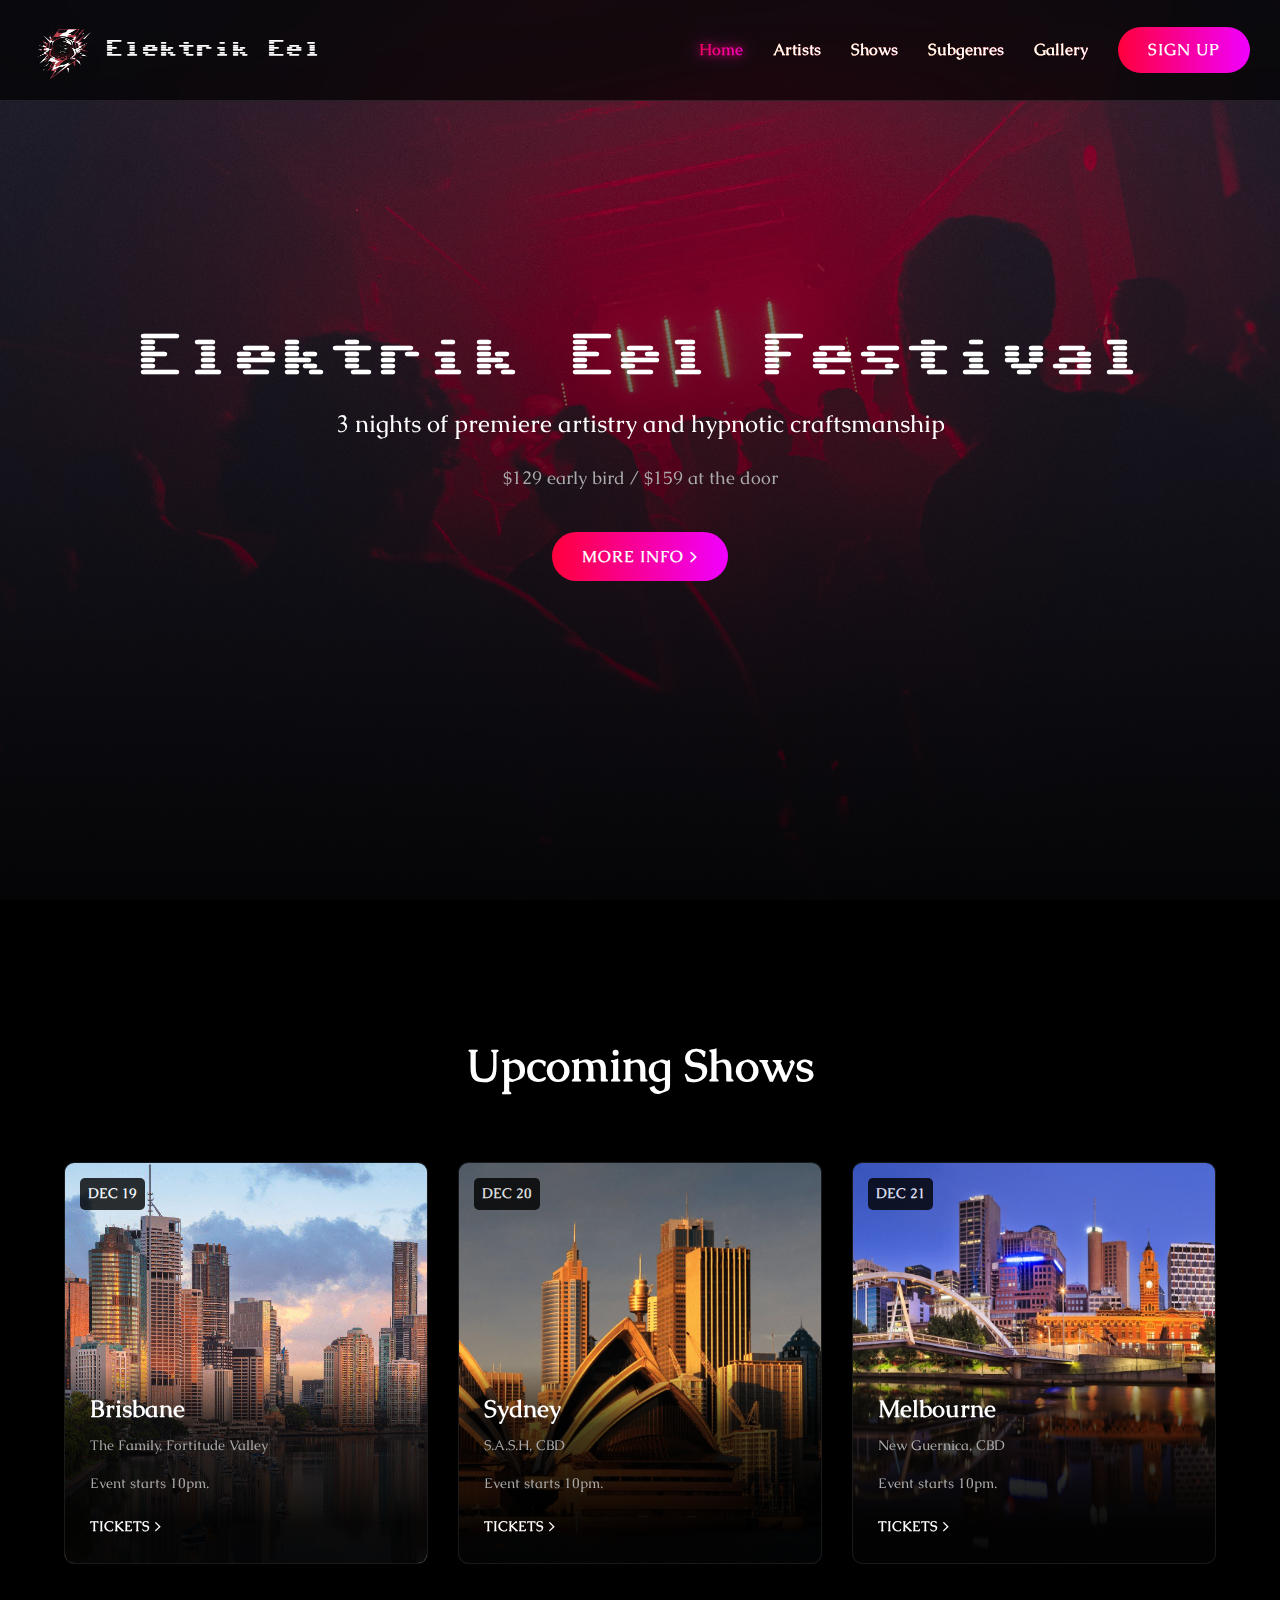
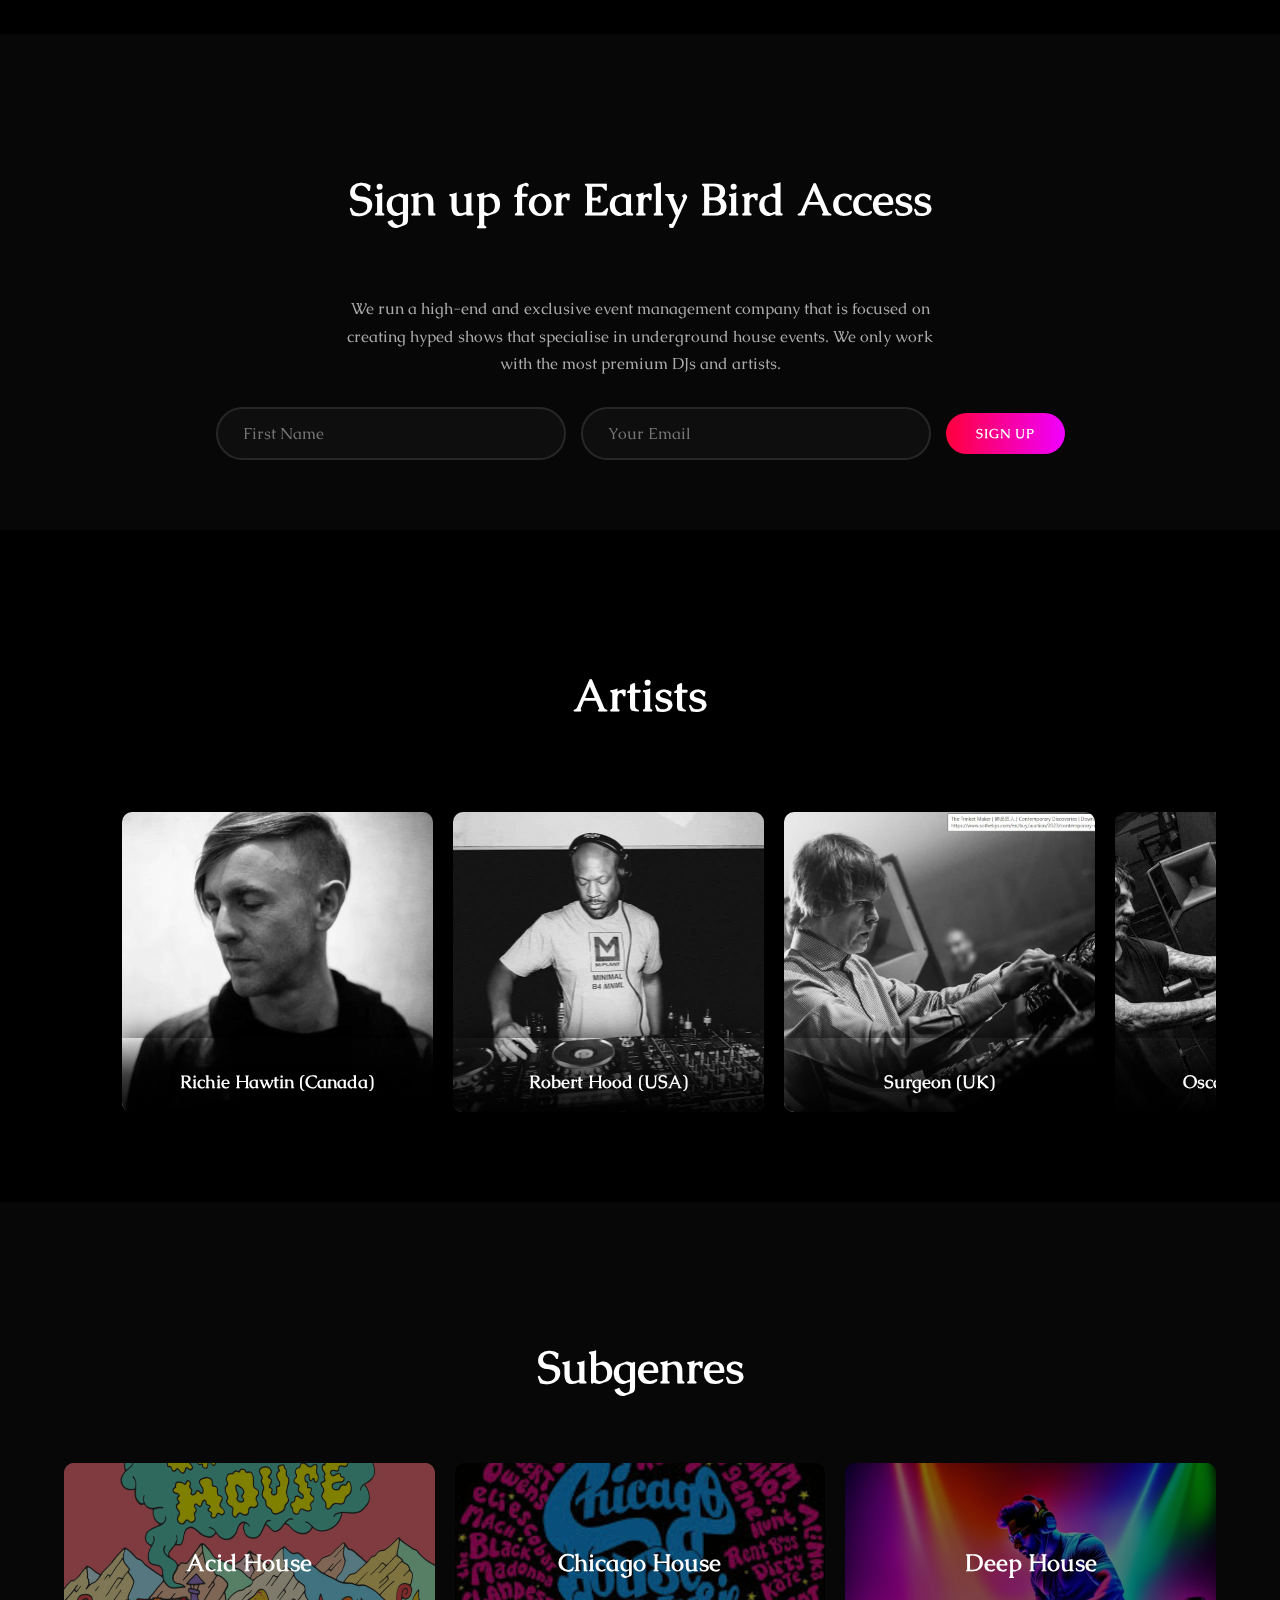
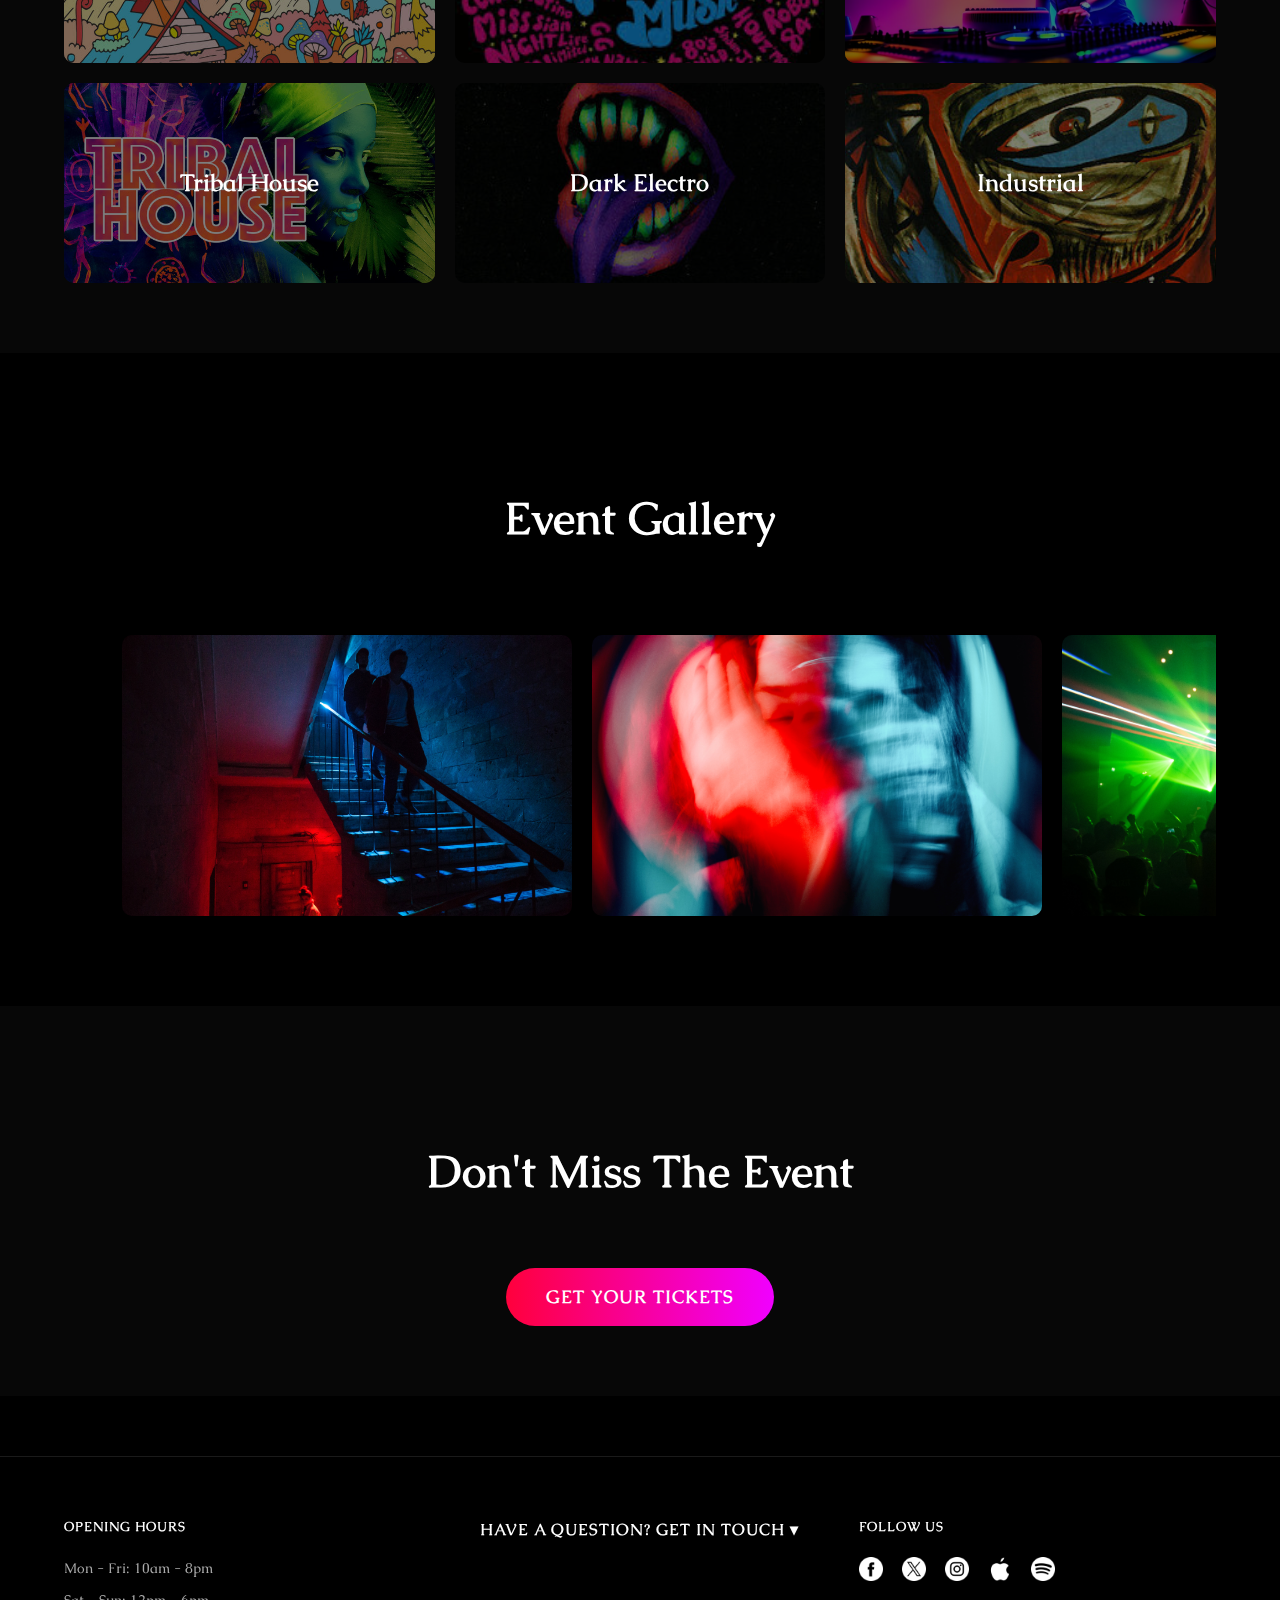
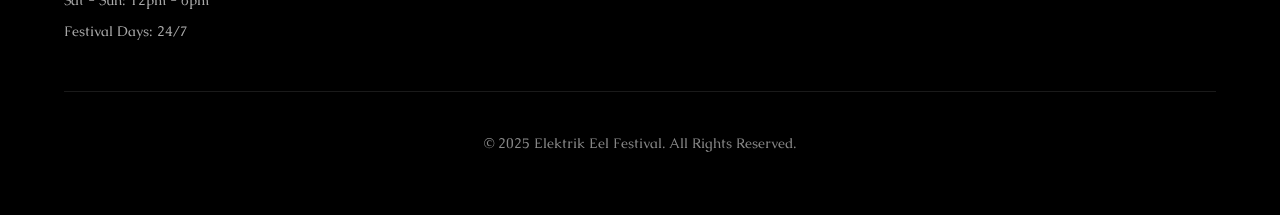
<file: index.html>
<!DOCTYPE html>
<html lang="en">

<head>
    <meta charset="UTF-8">
    <meta name="viewport" content="width=device-width, initial-scale=1.0">
    <title>Home - Elektrik Eel Festival</title>

    <link rel="icon" type="image/png" href="hero_image/weblogo.png">

    <link rel="preconnect" href="https://fonts.googleapis.com">
    <link rel="preconnect" href="https://fonts.gstatic.com" crossorigin>
    <link
        href="https://fonts.googleapis.com/css2?family=Caudex:ital,wght@0,400;0,700;1,400;1,700&family=Cormorant:ital,wght@0,300..700;1,300..700&family=Libertinus+Keyboard&family=Sixtyfour&display=swap"
        rel="stylesheet">

    <link rel="stylesheet" href="style.css">
</head>

<body>

    <header class="main-header">
        <div class="header-container">
            <div class="logo">
                <a href="index.html">
                    <img src="hero_image/weblogo.png" alt="Elektrik Eel Logo" class="header-logo">
                    Elektrik Eel
                </a>
            </div>

            <div class="header-right">
                <nav class="main-nav">
                    <a href="index.html" class="active">Home</a> <a href="artists.html">Artists</a>
                    <a href="#shows">Shows</a>
                    <a href="#genres">Subgenres</a>
                    <a href="#gallery">Gallery</a>
                </nav>
                <a href="#signup" class="btn btn-nav">Sign Up</a>
            </div>

            <div class="hamburger-menu">
                <span></span>
                <span></span>
                <span></span>
            </div>
        </div>
    </header>

    <main>

        <section id="hero" style="background-image: url('hero_image/hero_home.jpg');">
            <div class="hero-overlay">
                <div class="hero-content">
                    <h1 class="animate-init animate-fade-in-down">Elektrik Eel Festival</h1>
                    <p class="tagline animate-init animate-fade-in-up" style="animation-delay: 0.3s;">
                        3 nights of premiere artistry and hypnotic craftsmanship
                    </p>
                    <p class="ticket-info animate-init animate-fade-in-up" style="animation-delay: 0.5s;">
                        $129 early bird / $159 at the door
                    </p>
                    <a href="#shows" class="btn btn-outline btn-rounded animate-init animate-fade-in-up"
                        style="animation-delay: 0.7s;">
                        More Info &gt;
                    </a>
                </div>
            </div>
        </section>

        <section id="shows" class="content-section">
            <div class="section-container">
                <h2 class="animate-init animate-fade-in-up">Upcoming Shows</h2>
                <div class="show-grid">
                    <div class="show-card animate-init animate-fade-in-up">
                        <div class="card-image" style="background-image: url('shows/brisbane.jpg');">
                            <div class="date-tag">DEC <span>19</span></div>
                            <div class="card-content">
                                <h3>Brisbane</h3>
                                <p class="location">The Family, Fortitude Valley</p>
                                <p class="description">Event starts 10pm.</p>
                                <div class="card-links"><a href="#signup">TICKETS &gt;</a></div>
                            </div>
                        </div>
                    </div>
                    <div class="show-card animate-init animate-fade-in-up" style="animation-delay: 0.2s;">
                        <div class="card-image" style="background-image: url('shows/sydney.jpg');">
                            <div class="date-tag">DEC <span>20</span></div>
                            <div class="card-content">
                                <h3>Sydney</h3>
                                <p class="location">S.A.S.H, CBD</p>
                                <p class="description">Event starts 10pm.</p>
                                <div class="card-links"><a href="#signup">TICKETS &gt;</a></div>
                            </div>
                        </div>
                    </div>
                    <div class="show-card animate-init animate-fade-in-up" style="animation-delay: 0.4s;">
                        <div class="card-image" style="background-image: url('shows/melbourne.jpg');">
                            <div class="date-tag">DEC <span>21</span></div>
                            <div class="card-content">
                                <h3>Melbourne</h3>
                                <p class="location">New Guernica, CBD</p>
                                <p class="description">Event starts 10pm.</p>
                                <div class="card-links"><a href="#signup">TICKETS &gt;</a></div>
                            </div>
                        </div>
                    </div>
                </div>
            </div>
        </section>

        <section id="signup" class="content-section dark-bg">
            <div class="section-container">
                <h2 class="animate-init animate-fade-in-up">Sign up for Early Bird Access</h2>
                <p class="signup-description animate-init animate-fade-in-up" style="animation-delay: 0.2s;">
                    We run a high-end and exclusive event management company that is focused on creating
                    hyped shows that specialise in underground house events. We only work with the most
                    premium DJs and artists.
                </p>
                <form action="#" class="signup-form animate-init animate-fade-in-up" style="animation-delay: 0.4s;">
                    <input type="text" placeholder="First Name" required>
                    <input type="email" placeholder="Your Email" required>
                    <button type="submit" class="btn btn-primary btn-rounded">Sign Up</button>
                </form>
            </div>
        </section>

        <section id="artists" class="content-section">
            <div class="section-container">
                <h2 class="animate-init animate-fade-in-up">Artists</h2>
                <div class="image-grid animate-init animate-fade-in-up">
                    <div class="image-card" style="background-image: url('artists/Richie_Hawtin.jpg');">
                        <h4>Richie Hawtin (Canada)</h4>
                    </div>
                    <div class="image-card" style="background-image: url('artists/Robert_Hood.jpg');">
                        <h4>Robert Hood (USA)</h4>
                    </div>
                    <div class="image-card" style="background-image: url('artists/Surgeon.jpg');">
                        <h4>Surgeon (UK)</h4>
                    </div>
                    <div class="image-card" style="background-image: url('artists/Oscar_Mulero.jpg');">
                        <h4>Oscar Mulero (Spain)</h4>
                    </div>
                    <div class="image-card" style="background-image: url('artists/Robah_Whrume.jpg');">
                        <h4>Robah Whrume (Germany)</h4>
                    </div>
                </div>
            </div>
        </section>

        <section id="genres" class="content-section dark-bg">
            <div class="section-container">
                <h2 class="animate-init animate-fade-in-up">Subgenres</h2>
                <div class="genre-grid">
                    <div class="genre-card animate-init animate-fade-in-up"
                        style="background-image: url('genres/acid_house.jpg');">
                        <h4>Acid House</h4>
                    </div>
                    <div class="genre-card animate-init animate-fade-in-up"
                        style="animation-delay: 0.1s; background-image: url('genres/chicago_house.jpg');">
                        <h4>Chicago House</h4>
                    </div>
                    <div class="genre-card animate-init animate-fade-in-up"
                        style="animation-delay: 0.2s; background-image: url('genres/deep_house.jpg');">
                        <h4>Deep House</h4>
                    </div>
                    <div class="genre-card animate-init animate-fade-in-up"
                        style="animation-delay: 0.3s; background-image: url('genres/tribal_house.jpg');">
                        <h4>Tribal House</h4>
                    </div>
                    <div class="genre-card animate-init animate-fade-in-up"
                        style="animation-delay: 0.4s; background-image: url('genres/dark_electro.jpg');">
                        <h4>Dark Electro</h4>
                    </div>
                    <div class="genre-card animate-init animate-fade-in-up"
                        style="animation-delay: 0.5s; background-image: url('genres/industrial.jpg');">
                        <h4>Industrial</h4>
                    </div>
                </div>
            </div>
        </section>

        <section id="gallery" class="content-section">
            <div class="section-container">
                <h2 class="animate-init animate-fade-in-up">Event Gallery</h2>
                <div class="image-grid animate-init animate-fade-in-up">
                    <div class="image-card" style="background-image: url('nightlife/nightlife1.jpg');"></div>
                    <div class="image-card" style="background-image: url('nightlife/nightlife2.jpg');"></div>
                    <div class="image-card" style="background-image: url('nightlife/nightlife3.jpg');"></div>
                    <div class="image-card" style="background-image: url('nightlife/nightlife4.jpg');"></div>
                    <div class="image-card" style="background-image: url('nightlife/nightlife5.jpg');"></div>
                </div>
            </div>
        </section>

        <section id="cta" class="content-section dark-bg">
            <div class="section-container">
                <h2 class="animate-init animate-fade-in-up">Don't Miss The Event</h2>
                <a href="#signup" class="btn btn-outline btn-rounded btn-large animate-init animate-fade-in-up"
                    style="animation-delay: 0.2s;">Get Your Tickets</a>
            </div>
        </section>

    </main>

    <footer>
        <div class="footer-container">
            <div class="footer-column">
                <h3 class="footer-title">Opening Hours</h3>
                <ul class="opening-hours">
                    <li>Mon - Fri: 10am - 8pm</li>
                    <li>Sat - Sun: 12pm - 6pm</li>
                    <li>Festival Days: 24/7</li>
                </ul>
            </div>

            <div class="footer-column">
                <div class="footer-contact-dropdown">
                    <button id="contactToggleBtn" class="footer-title footer-toggle">
                        Have a Question? Get in Touch <span>&#9662;</span>
                    </button>
                    <form id="contactForm" action="#" class="contact-form">
                        <input type="email" placeholder="Your Email" required>
                        <textarea placeholder="Your Message" rows="3" required></textarea>
                        <button type="submit" class="btn btn-primary">Send</button>
                    </form>
                </div>
            </div>

            <div class="footer-column">
                <h3 class="footer-title">Follow Us</h3>
                <div class="social-icons">
                    <a href="#" aria-label="Facebook"><img src="icons/facebook.png" alt="Facebook"></a>
                    <a href="#" aria-label="Twitter (X)"><img src="icons/twitter.png" alt="X"></a>
                    <a href="#" aria-label="Instagram"><img src="icons/instagram.png" alt="Instagram"></a>
                    <a href="#" aria-label="Apple Music"><img src="icons/apple.png" alt="Apple"></a>
                    <a href="#" aria-label="Spotify"><img src="icons/spotify.png" alt="Spotify"></a>
                </div>
            </div>
        </div>
        <p class="footer-copyright">&copy; 2025 Elektrik Eel Festival. All Rights Reserved.</p>
    </footer>

    <a id="scrollTopBtn" class="btn btn-primary">&uarr;</a>

    <script src="https://code.jquery.com/jquery-3.7.1.min.js"></script>
    <script src="script.js"></script>

</body>

</html>
</file>
<file: style.css>
/*
=================================================================
  STYLE.CSS (Homepage Stylesheet)
  For Elektrik Eel Festival Website (DIG103 Assessment 3)

  Sections:
  1. :root (CSS Custom Properties / Variables)
  2. Global Styles (Reset, Body, Typography)
  3. Header & Navigation (Logo, Nav, Hamburger)
  4. Buttons & Forms (Reusable Components)
  5. Hero Section (Homepage Hero)
  6. Content Sections (Shared Styles)
  7. Specific Sections (Shows, Signup, Artists, Genres, Gallery, CTA)
  8. Footer (Grid, Columns, Contact Form, Social)
  9. Animations (Animate on Scroll)
  10. Utilities (Scroll to Top Button)
  11. Media Queries (Responsive Design)
=================================================================
*/

/* 1. :root (CSS Custom Properties / Variables) */
/* Defines the color palette and font families for easy reuse and maintenance. */
:root {
    --bg-dark: #000000;
    --bg-light: #0a0a0a;
    --text-primary: #FFFFFF;
    --text-secondary: #AAAAAA;
    --accent-color: #E50914;
    --accent-hover: #FF1A27;
    --neon-red: #FF003C;
    --neon-pink: #FF4500;
    --neon-pink-original: #F000FF;
    --neon-orange: #FF8C00;
    --bg-glow-red: #6a0000;
    --bg-section-transparent: rgba(0, 0, 0, 0.7);
    --bg-section-dark-transparent: rgba(10, 10, 10, 0.7);
    --font-primary: 'Caudex', serif;
    --font-display: 'Sixtyfour', sans-serif;
    --gradient-neon: linear-gradient(to right, #FF003C, #F000FF, #FF003C);
}

/* 2. Global Styles (Reset, Body, Typography) */
/* Basic reset for all elements */
* {
    margin: 0;
    padding: 0;
    box-sizing: border-box;
}

/* Enables smooth scrolling for anchor links */
html {
    scroll-behavior: smooth;
}

/* Basic body styling */
body {
    font-family: var(--font-primary);
    background-color: var(--bg-dark);
    color: var(--text-primary);
    line-height: 1.6;
    position: relative;
    /* Required for z-index stacking context */
}

/* Global pseudo-element for the fixed background.
  Provides a consistent background glow and image across the site.
*/
body::before {
    content: '';
    position: fixed;
    /* Fixed position to stay in place on scroll */
    top: 0;
    left: 0;
    right: 0;
    bottom: 0;
    z-index: -1;
    /* Placed behind all other content */
    background-image:
        radial-gradient(ellipse at top center, var(--bg-glow-red) 0%, transparent 70%),
        url('hero_image/background.jpg');
    background-size: 100% 100%, cover;
    background-position: top center, center center;
    background-repeat: no-repeat, no-repeat;
    /* FIX: Removed 'background-attachment: fixed, fixed;' 
      This property causes rendering issues on mobile (iOS Safari), 
      making the background disappear. Removing it fixes the bug.
    */
    background-blend-mode: overlay;
    opacity: 0.8;
}

/* 3. Header & Navigation (Logo, Nav, Hamburger) */
/* Sticky header container */
.main-header {
    width: 100%;
    padding: 20px 0;
    position: fixed;
    /* Sticks to the top */
    top: 0;
    left: 0;
    z-index: 1000;
    /* Stays on top of other content */
    background: rgba(0, 0, 0, 0.7);
    /* Transparent background */
    backdrop-filter: blur(10px);
    /* Frosted glass effect */
    border-bottom: 1px solid rgba(255, 255, 255, 0.1);
    /* Subtle separator */
}

/* Inner container for header content, controlling max-width */
.header-container {
    display: flex;
    justify-content: space-between;
    align-items: center;
    width: 100%;
    max-width: 1300px;
    margin: 0 auto;
    padding: 0 30px;
}

/* Right-side container for navigation and button */
.header-right {
    display: flex;
    align-items: center;
    gap: 15px;
}

/* Logo styling */
.logo a {
    /* FIX: Reduced font-size slightly from 1.2rem to 1.15rem 
      and added white-space: nowrap to prevent text wrapping on small screens.
    */
    font-size: 1.15rem;
    font-weight: 900;
    color: var(--text-primary);
    text-decoration: none;
    display: flex;
    align-items: center;
    z-index: 1001;
    /* Ensures logo is clickable above other elements */
    font-family: var(--font-display);
    white-space: nowrap;
    /* Prevents "Elektrik Eel" from breaking into two lines */
}

.header-logo {
    height: 60px;
    width: 70px;
    margin-right: 5px;
    transition: opacity 0.3s ease;
}

/* Desktop navigation list */
.main-nav {
    display: flex;
    align-items: center;
    list-style: none;
}

/* Styling for navigation links */
.main-nav a {
    font-weight: 700;
    padding: 10px 15px;
    transition: color 0.3s ease, text-shadow 0.3s ease, background-position 0.4s ease;
    text-decoration: none;
    background-size: 200% auto;
    /* Gradient text effect */
    background-image: linear-gradient(to right, var(--neon-orange), var(--neon-red), var(--neon-pink));
    -webkit-background-clip: text;
    background-clip: text;
    color: transparent;
    text-shadow: 0 0 0 var(--text-primary);
    /* Fallback for transparent text */
    position: relative;
}

/* Hover and active states for nav links (neon glow effect) */
.main-nav a:hover,
.main-nav a.active {
    background-image: linear-gradient(to right, #FF003C, #F000FF);
    background-size: 100% auto;
    background-position: 0 0;
    text-shadow: 0 0 8px rgba(255, 0, 60, 0.7), 0 0 15px rgba(240, 0, 255, 0.7);
}

/* Hamburger menu icon (hidden on desktop) */
.hamburger-menu {
    display: none;
    /* Shown only in media queries */
    cursor: pointer;
    width: 30px;
    height: 22px;
    position: relative;
    z-index: 1001;
    /* Above header background */
}

/* Individual bars of the hamburger */
.hamburger-menu span {
    display: block;
    position: absolute;
    height: 3px;
    width: 100%;
    background: var(--text-primary);
    border-radius: 3px;
    opacity: 1;
    left: 0;
    transition: all 0.25s ease-in-out;
}

.hamburger-menu span:nth-child(1) {
    top: 0px;
}

.hamburger-menu span:nth-child(2) {
    top: 9px;
}

.hamburger-menu span:nth-child(3) {
    top: 18px;
}

/* Hamburger 'active' state (transforms to an 'X') */
/* This is controlled by jQuery */
.hamburger-menu.active span:nth-child(1) {
    top: 9px;
    transform: rotate(135deg);
}

.hamburger-menu.active span:nth-child(2) {
    opacity: 0;
    left: -30px;
}

.hamburger-menu.active span:nth-child(3) {
    top: 9px;
    transform: rotate(-135deg);
}

/* 4. Buttons & Forms (Reusable Components) */
/* Base button style */
.btn {
    display: inline-block;
    padding: 12px 30px;
    font-weight: 700;
    text-decoration: none;
    text-transform: uppercase;
    border: none;
    cursor: pointer;
    font-family: var(--font-primary);
    letter-spacing: 1px;
    border-radius: 50px;
    /* Pill shape */
    transition: all 0.4s ease;
}

/* Button with gradient background (used for primary actions) */
.btn-outline,
/* .btn-outline and .btn-primary are styled identically */
.btn-primary {
    background-image: var(--gradient-neon);
    color: var(--text-primary);
    border: none;
    background-size: 200% auto;
}

/* Hover effect for gradient buttons (shifts gradient, adds glow) */
.btn-outline:hover,
.btn-primary:hover {
    background-position: right center;
    /* Moves gradient */
    box-shadow: 0 0 8px rgba(255, 0, 60, 0.7), 0 0 15px rgba(240, 0, 255, 0.7);
    transform: translateY(-3px);
    /* Subtle lift */
}

/* Specific button variant for navigation */
.btn-nav {
    background-image: var(--gradient-neon);
    color: var(--text-primary);
    border: none;
    padding: 10px 30px;
    background-size: 200% auto;
}

.btn-nav:hover {
    background-position: right center;
    box-shadow: 0 0 8px rgba(255, 0, 60, 0.7), 0 0 15px rgba(240, 0, 255, 0.7);
}

/* Large button variant */
.btn-large {
    font-size: 1.1rem;
    padding: 15px 40px;
}

/* Base styles for form inputs */
/* This fulfills the "user input area" requirement */
input[type="text"],
input[type="email"],
textarea {
    font-family: var(--font-primary);
    font-size: 1rem;
    padding: 14px 25px;
    width: 100%;
    background: rgba(17, 17, 17, 0.7);
    border: 2px solid rgba(51, 51, 51, 0.7);
    color: var(--text-primary);
    border-radius: 50px;
    transition: border-color 0.3s ease;
}

input[type="text"]:focus,
input[type="email"]:focus,
textarea:focus {
    outline: none;
    border-color: var(--text-primary);
}

textarea {
    border-radius: 50px;
    resize: vertical;
}

/* Specific styles for the footer contact form */
.contact-form input[type="email"],
.contact-form textarea {
    border-radius: 10px;
    max-width: 400px;
    width: 100%;
}

/* 5. Hero Section (Homepage Hero) */
#hero {
    height: 100vh;
    /* Full viewport height */
    width: 100%;
    position: relative;
    padding: 0;
    background-size: cover;
    background-position: center;
    /* FIX: Removed 'background-attachment: fixed;' 
      This property causes rendering issues on mobile (iOS Safari).
    */
    display: flex;
    align-items: center;
    justify-content: center;
}

/* Dark overlay for text readability */
.hero-overlay {
    position: absolute;
    top: 0;
    left: 0;
    width: 100%;
    height: 100%;
    background: linear-gradient(to top, rgba(0, 0, 0, 0.9), rgba(0, 0, 0, 0.3));
    display: flex;
    align-items: center;
    justify-content: center;
}

.hero-content {
    text-align: center;
    z-index: 2;
    /* Above the overlay */
    padding: 20px;
}

#hero h1 {
    font-size: 3rem;
    font-weight: 900;
    margin-bottom: 10px;
    font-family: var(--font-display);
}

#hero .tagline {
    font-size: 1.5rem;
    color: var(--text-primary);
    margin-bottom: 20px;
}

#hero .ticket-info {
    font-size: 1.1rem;
    color: var(--text-secondary);
    margin-bottom: 40px;
}

/* 6. Content Sections (Shared Styles) */
/* Base style for all content sections */
.content-section {
    width: 100%;
    padding: 80px 0;
    background-color: var(--bg-section-transparent);
    backdrop-filter: blur(5px);
}

/* Adds padding to the first section to avoid overlapping the fixed header */
main>section:first-child {
    padding-top: 100px;
}

/* Hero section doesn't need top padding */
#hero {
    padding-top: 0;
}

/* Alternate dark background for visual rhythm */
.dark-bg {
    background-color: var(--bg-section-dark-transparent);
}

/* Shared heading style for sections */
h2 {
    font-size: 2.8rem;
    text-align: center;
    color: var(--text-primary);
    margin-bottom: 60px;
}

/* Inner container for all sections, controls max-width */
.section-container {
    max-width: 1300px;
    margin: 0 auto;
    padding: 0 5%;
    padding-top: 20px;
    padding-bottom: 20px;
}

/* 7. Specific Sections (Shows, Signup, Artists, Genres, Gallery, CTA) */

/* #shows section */
#shows .section-container {
    text-align: left;
}

.show-grid {
    display: grid;
    grid-template-columns: repeat(3, 1fr);
    /* 3-column layout on desktop */
    gap: 30px;
}

.show-card {
    border-radius: 10px;
    overflow: hidden;
    transition: all 0.3s ease;
    border: 1px solid rgba(255, 255, 255, 0.1);
    position: relative;
    z-index: 1;
    /* Base z-index for hover effect */
}

.show-card:hover {
    transform: translateY(-5px);
    box-shadow: 0 0 15px rgba(255, 255, 255, 0.3);
    z-index: 10;
    /* Bring card to front on hover */
}

.card-image {
    height: 400px;
    background-size: cover;
    background-position: center;
    position: relative;
    display: flex;
    flex-direction: column;
    justify-content: flex-end;
    /* Aligns content to bottom */
}

.date-tag {
    position: absolute;
    top: 15px;
    left: 15px;
    background: var(--bg-dark);
    color: var(--text-primary);
    padding: 8px;
    border-radius: 5px;
    text-align: center;
    font-weight: 700;
    font-size: 0.9rem;
    line-height: 1.1;
    z-index: 2;
    opacity: 0.8;
}

.card-content {
    width: 100%;
    padding: 25px;
    /* Gradient overlay to ensure text is readable over the image */
    background: linear-gradient(to top, rgba(0, 0, 0, 0.95) 20%, rgba(0, 0, 0, 0.7) 70%, transparent 100%);
    z-index: 1;
}

.card-content h3 {
    color: var(--text-primary);
    font-size: 1.5rem;
    margin-bottom: 5px;
}

.card-content .location,
.card-content .description {
    color: var(--text-secondary);
    font-size: 0.9rem;
    margin-bottom: 15px;
}

.card-links {
    margin-top: 20px;
    display: flex;
    gap: 20px;
}

.card-links a {
    color: var(--text-primary);
    font-weight: 700;
    text-decoration: none;
    font-size: 0.9rem;
    transition: color 0.3s ease;
}

.card-links a:hover {
    color: var(--accent-color);
}

/* #signup section - Fulfills "user input area" requirement */
#signup .section-container {
    text-align: center;
}

.signup-description {
    font-size: 1rem;
    color: var(--text-secondary);
    max-width: 600px;
    margin: 0 auto 30px auto;
    line-height: 1.7;
}

.signup-form {
    display: flex;
    justify-content: center;
    align-items: center;
    gap: 15px;
    flex-wrap: wrap;
    /* Allows wrapping on smaller screens */
}

.signup-form input {
    width: 100%;
    max-width: 350px;
    border-radius: 50px;
}

/* #artists & #gallery sections (Shared horizontal scroll grid) */
#artists .section-container,
#gallery .section-container {
    text-align: center;
    padding-top: 20px;
    padding-bottom: 20px;
}

.image-grid {
    display: flex;
    overflow-x: auto;
    /* Enables horizontal scrolling */
    gap: 20px;
    padding-left: 5%;
    /* Provides padding at the start */
    padding-right: 5%;
    /* Provides padding at the end */
    scroll-snap-type: x mandatory;
    /* Snaps cards into view */
    scrollbar-width: none;
    /* Hides scrollbar (Firefox) */
    -ms-overflow-style: none;
    /* Hides scrollbar (IE/Edge) */
    padding-top: 20px;
    padding-bottom: 20px;
}

.image-grid::-webkit-scrollbar {
    display: none;
    /* Hides scrollbar (Chrome/Safari) */
}

/* Artist card in the horizontal grid */
#artists .image-grid .image-card {
    height: 300px;
    flex: 0 0 30%;
    /* Each card takes 30% of viewport width */
    min-width: 300px;
    /* Minimum card width */
    background-size: cover;
    background-position: center;
    position: relative;
    border-radius: 10px;
    overflow: hidden;
    transition: all 0.4s ease;
    scroll-snap-align: center;
    /* Aligns card to center on snap */
    z-index: 1;
}

/* Artist name overlay */
#artists .image-grid .image-card h4 {
    position: absolute;
    bottom: 0;
    left: 0;
    width: 100%;
    padding: 30px 15px 15px;
    font-size: 1.1rem;
    text-align: center;
    background: linear-gradient(to top, rgba(0, 0, 0, 0.95), rgba(0, 0, 0, 0.7), transparent);
    box-shadow: 0 0 30px rgba(0, 0, 0, 0.8);
}

#artists .image-grid .image-card:hover {
    transform: scale(1.05);
    box-shadow: 0 0 15px rgba(255, 255, 255, 0.3);
    z-index: 10;
}

/* Gallery card styling */
#gallery .image-grid .image-card {
    aspect-ratio: 16 / 10;
    height: auto;
    flex: 0 0 450px;
    min-width: 300px;
    background-size: cover;
    background-position: center;
    position: relative;
    border-radius: 10px;
    overflow: hidden;
    transition: all 0.4s ease;
    z-index: 1;
}

#gallery .image-grid .image-card:hover {
    transform: scale(1.05);
    box-shadow: 0 0 15px rgba(255, 255, 255, 0.3);
    z-index: 10;
}

#gallery .image-card h4 {
    display: none;
    /* No text overlay for gallery */
}

/* #genres section */
#genres .section-container {
    text-align: center;
}

.genre-grid {
    display: grid;
    grid-template-columns: repeat(3, 1fr);
    gap: 20px;
}

.genre-card {
    height: 200px;
    background-size: cover;
    background-position: center;
    position: relative;
    border-radius: 10px;
    overflow: hidden;
    transition: all 0.4s ease;
    display: flex;
    align-items: center;
    justify-content: center;
    z-index: 1;
}

/* Dark overlay for text readability */
.genre-card::before {
    content: '';
    position: absolute;
    top: 0;
    left: 0;
    width: 100%;
    height: 100%;
    background: rgba(0, 0, 0, 0.5);
    transition: background 0.3s ease;
}

.genre-card h4 {
    position: relative;
    z-index: 2;
    /* Above the overlay */
    font-size: 1.5rem;
    color: var(--text-primary);
    text-align: center;
    padding: 15px;
}

.genre-card:hover {
    transform: scale(1.05);
    box-shadow: 0 0 15px rgba(255, 255, 255, 0.3);
    z-index: 10;
}

.genre-card:hover::before {
    background: rgba(0, 0, 0, 0.2);
    /* Lighten overlay on hover */
}

/* #cta (Call to Action) section */
#cta {
    text-align: center;
    background-color: var(--bg-section-dark-transparent);
}

/* 8. Footer */
footer {
    padding: 60px 5%;
    border-top: 1px solid rgba(255, 255, 255, 0.1);
    margin-top: 60px;
    background-color: var(--bg-section-transparent);
}

.footer-container {
    display: grid;
    grid-template-columns: repeat(3, 1fr);
    /* 3-column layout */
    gap: 40px;
    max-width: 1300px;
    margin: 0 auto 40px auto;
    text-align: left;
}

.footer-column .footer-title {
    font-size: 0.8rem;
    font-weight: 700;
    color: var(--text-primary);
    margin-bottom: 20px;
    text-transform: uppercase;
    letter-spacing: 1px;
}

/* Opening hours list */
.opening-hours {
    list-style: none;
    color: var(--text-secondary);
    font-size: 0.9rem;
    padding-left: 0;
}

.opening-hours li {
    margin-bottom: 8px;
}

/* Footer contact dropdown toggle button */
/* This is an interactive element controlled by jQuery */
.footer-contact-dropdown .footer-toggle {
    background: none;
    border: none;
    color: var(--text-primary);
    cursor: pointer;
    padding: 0;
    text-align: left;
    font-size: 1rem;
    font-weight: 700;
    font-family: var(--font-primary);
    text-transform: uppercase;
    letter-spacing: 1px;
    transition: transform 0.3s ease;
}

.footer-contact-dropdown .footer-toggle span {
    display: inline-block;
    transition: transform 0.3s ease;
}

.footer-contact-dropdown .footer-toggle.active span,
.footer-contact-dropdown .footer-toggle.hover-active span {
    transform: rotate(180deg);
    /* Arrow icon rotation */
}

.footer-contact-dropdown .footer-toggle:hover {
    transform: translateY(-2px);
}

/* Contact form (hidden by default) */
/* Fulfills "user input area" requirement */
.contact-form {
    display: none;
    /* Shown by jQuery */
    flex-direction: column;
    margin-top: 20px;
    align-items: center;
}

.contact-form input[type="email"],
.contact-form textarea {
    margin-bottom: 20px;
    max-width: 400px;
    width: 100%;
}

.contact-form .btn {
    width: 100%;
    max-width: 200px;
}

/* Social media icons */
.social-icons {
    margin-top: 0;
}

.social-icons a {
    margin-right: 15px;
    display: inline-block;
}

.social-icons a img {
    width: 24px;
    height: 24px;
    transition: opacity 0.3s ease, transform 0.3s ease;
    filter: invert(1);
    /* Makes icons white */
}

.social-icons a:hover img {
    opacity: 1;
    transform: scale(1.1);
}

/* Copyright text */
.footer-copyright {
    text-align: center;
    font-size: 0.9rem;
    color: #888;
    border-top: 1px solid rgba(255, 255, 255, 0.1);
    padding-top: 40px;
}

/* Footer column alignment helpers */
.footer-column:nth-child(2) {
    text-align: center;
}

.footer-column:nth-child(2) .footer-toggle {
    text-align: center;
}

/* 9. Animations (Animate on Scroll) */
/* This is an optional feature from the brief */
/* Initial state for animated elements (hidden) */
.animate-init {
    opacity: 0;
    transition: opacity 0.8s ease, transform 0.8s ease;
}

.animate-init.animate-fade-in-up {
    transform: translateY(30px);
}

.animate-init.animate-fade-in-down {
    transform: translateY(-30px);
}

/* Final state for animated elements (visible) */
/* This class is removed by jQuery when in view */
.animate-fade-in-up,
.animate-fade-in-down {
    opacity: 1;
    transform: translateY(0);
}

/* 10. Utilities (Scroll to Top Button) */
/* This is an optional feature from the brief */
#scrollTopBtn {
    position: fixed;
    bottom: 20px;
    right: 20px;
    z-index: 998;
    background-image: none;
    background-color: rgba(0, 0, 0, 0.5);
    font-size: 1.2rem;
    border-radius: 10px;
    width: 45px;
    height: 45px;
    padding: 0;
    line-height: 45px;
    text-align: center;
    /* Hidden by default, shown by jQuery */
    opacity: 0;
    visibility: hidden;
    transition: all 0.3s ease;
    transform: translateY(20px);
}

#scrollTopBtn:hover {
    background-color: rgba(0, 0, 0, 0.8);
    box-shadow: none;
    transform: translateY(-3px);
}

/* Class added by jQuery to show the button */
#scrollTopBtn.show {
    opacity: 1;
    visibility: visible;
    transform: translateY(0);
}


/* =================================================================
  11. Media Queries (Responsive Design)
  This fulfills the responsive requirement
=================================================================
*/

/* --- Tablet (max-width: 1024px) --- */
@media (max-width: 1024px) {

    /* Hides desktop nav, shows hamburger */
    .header-right {
        display: none;
    }

    .hamburger-menu {
        display: block;
    }

    /* This class is toggled by jQuery.
      It displays the mobile menu as a dropdown.
    */
    .header-right.mobile-menu-active {
        display: flex;
        flex-direction: column;
        width: 260px;
        position: absolute;
        top: 90px;
        right: 30px;
        left: auto;
        background: rgba(0, 0, 0, 0.95);
        backdrop-filter: blur(10px);
        border: 1px solid rgba(255, 255, 255, 0.1);
        border-radius: 10px;
        padding: 20px;
        z-index: 999;
        align-items: center;
    }

    /* Stack nav links vertically */
    .header-right.mobile-menu-active .main-nav {
        flex-direction: column;
        width: 100%;
        align-self: stretch;
    }

    .main-nav a {
        width: 100%;
        text-align: left;
        padding: 12px 15px;
        border-bottom: 1px solid rgba(255, 255, 255, 0.05);
    }

    .main-nav a:last-child {
        border-bottom: none;
    }

    .header-right.mobile-menu-active .btn-nav {
        margin-top: 20px;
        width: auto;
        text-align: center;
        font-size: 0.9rem;
        padding: 10px 18px;
    }

    /* Adjust grids for tablet */
    .show-grid {
        grid-template-columns: repeat(2, 1fr);
        /* 2 columns */
    }

    .genre-grid {
        grid-template-columns: repeat(2, 1fr);
        /* 2 columns */
    }

    /* Stack footer columns */
    .footer-container {
        grid-template-columns: 1fr;
        text-align: center;
    }

    .footer-column {
        display: flex;
        flex-direction: column;
        align-items: center;
    }

    .footer-contact-dropdown .footer-toggle {
        text-align: center;
    }

    /* Adjust horizontal scroll grid card sizes */
    #gallery .image-grid .image-card {
        flex-basis: 48%;
        min-width: 0;
    }

    #artists .image-grid .image-card {
        flex-basis: 45%;
        min-width: 280px;
    }

    /* Re-order footer columns for mobile */
    .footer-column:nth-child(1) {
        order: 1;
    }

    .footer-column:nth-child(2) {
        order: 3;
    }

    .footer-column:nth-child(3) {
        order: 2;
    }
}


/* --- Mobile (max-width: 768px) --- */
@media (max-width: 768px) {

    /* Reduce heading sizes */
    h2 {
        font-size: 2rem;
        margin-bottom: 40px;
    }

    #hero h1 {
        font-size: 2rem;
    }

    #hero .tagline {
        font-size: 1.2rem;
    }

    /* Stack grids to 1 column */
    .show-grid {
        grid-template-columns: 1fr;
    }

    .genre-grid {
        grid-template-columns: 1fr;
    }

    /* Adjust horizontal scroll grid card sizes */
    #gallery .image-grid .image-card {
        flex-basis: 70%;
        min-width: 0;
    }

    #artists .image-grid .image-card {
        flex-basis: 70%;
    }

    /* Stack signup form */
    .signup-form {
        flex-direction: column;
        align-items: center;
    }

    .signup-form input {
        max-width: 350px;
    }

    /* Adjust mobile menu position */
    .header-right.mobile-menu-active {
        top: 89px;
        right: 15px;
        width: 260px;
    }

    /* Adjust logo size */
    .header-logo {
        height: 50px;
        width: 60px;
    }
}


/* --- Small Mobile (max-width: 480px) --- */
@media (max-width: 480px) {

    /* Make horizontal scroll cards larger on small screens */
    #gallery .image-grid .image-card {
        flex-basis: 90%;
        min-width: unset;
    }

    #artists .image-grid .image-card {
        flex-basis: 90%;
        min-width: unset;
    }
}
</file>
